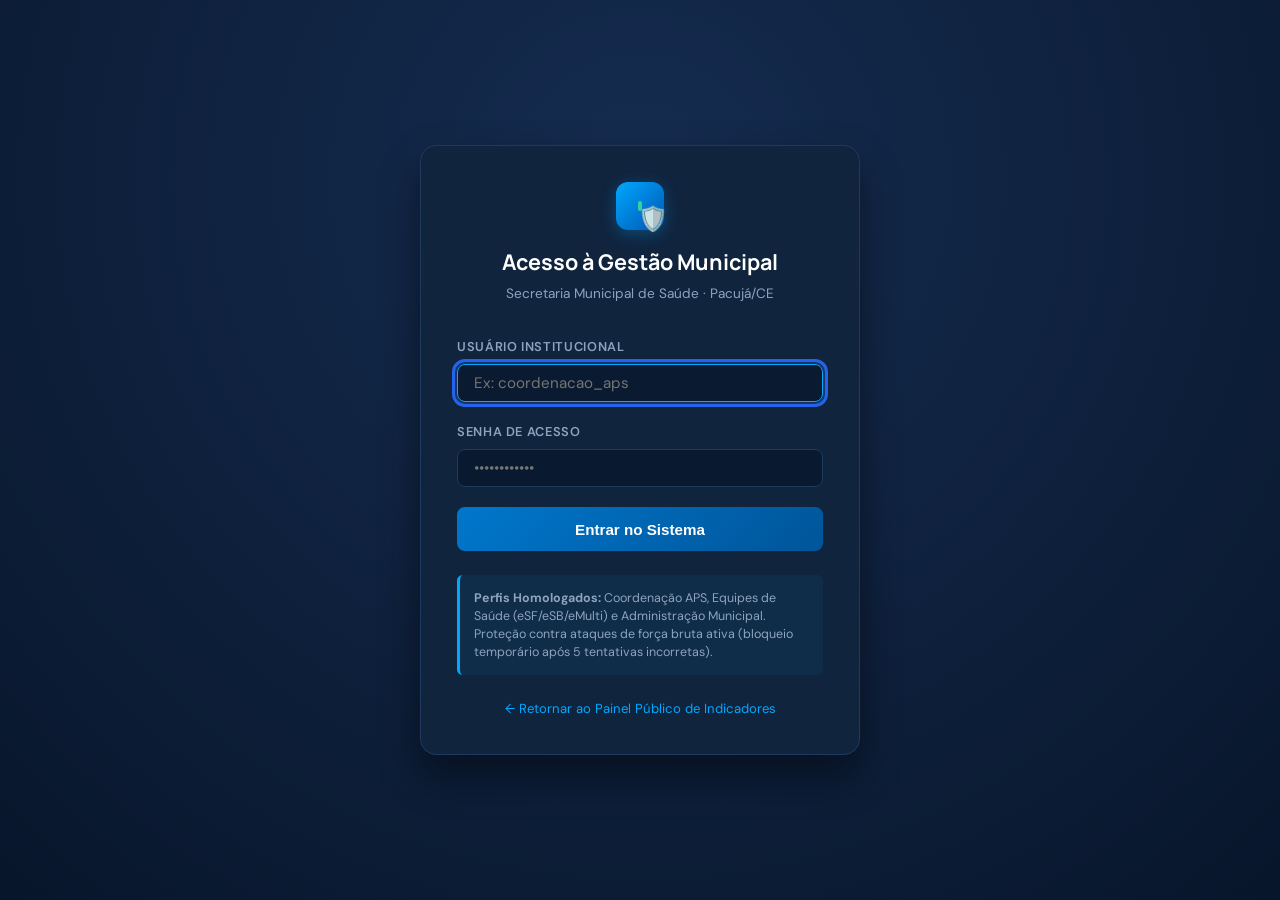
<file: login.html>
<!doctype html>
<html lang="pt-BR">
<head>
  <meta charset="utf-8">
  <meta name="viewport" content="width=device-width, initial-scale=1">
  <meta name="theme-color" content="#0b2141">
  <title>Acesso à Gestão · Monitor APS Pacujá</title>
  <link rel="preconnect" href="https://fonts.googleapis.com">
  <link rel="preconnect" href="https://fonts.gstatic.com" crossorigin>
  <link href="https://fonts.googleapis.com/css2?family=DM+Sans:ital,opsz,wght@0,9..40,400..700;1,9..40,400..700&family=Manrope:wght@500;600;700;800&family=JetBrains+Mono:wght@400;500;600&display=swap" rel="stylesheet">
  <link rel="stylesheet" href="./static/css/app.css">
  <style>
    .login-container {
      min-height: 100vh;
      display: flex;
      align-items: center;
      justify-content: center;
      padding: 1.5rem;
      background: radial-gradient(circle at 50% 20%, #152c50 0%, #08162b 100%);
    }
    .login-card {
      width: 100%;
      max-width: 440px;
      background: var(--surface, #10243e);
      border: 1px solid var(--border-soft, #1e3a5f);
      border-radius: 1rem;
      padding: 2.25rem;
      box-shadow: 0 20px 40px rgba(0, 0, 0, 0.45);
    }
    .login-header {
      text-align: center;
      margin-bottom: 2rem;
    }
    .login-header .brand-mark {
      margin: 0 auto 1rem;
      width: 48px;
      height: 48px;
      background: linear-gradient(135deg, #00a8ff, #0056b3);
      border-radius: 12px;
      display: flex;
      align-items: center;
      justify-content: center;
      box-shadow: 0 4px 15px rgba(0, 168, 255, 0.3);
    }
    .login-header h1 {
      font-size: 1.35rem;
      font-family: 'Manrope', sans-serif;
      font-weight: 700;
      color: #fff;
      margin: 0 0 0.4rem;
    }
    .login-header p {
      font-size: 0.85rem;
      color: var(--text-muted, #8fa3bf);
      margin: 0;
    }
    .form-group {
      margin-bottom: 1.25rem;
    }
    .form-group label {
      display: block;
      font-size: 0.8rem;
      font-weight: 600;
      text-transform: uppercase;
      letter-spacing: 0.05em;
      color: var(--text-muted, #8fa3bf);
      margin-bottom: 0.5rem;
    }
    .form-control {
      width: 100%;
      padding: 0.75rem 1rem;
      background: rgba(8, 22, 43, 0.7);
      border: 1px solid var(--border-soft, #1e3a5f);
      border-radius: 0.5rem;
      color: #fff;
      font-family: 'DM Sans', sans-serif;
      font-size: 0.95rem;
      box-sizing: border-box;
      transition: border-color 0.2s, box-shadow 0.2s;
    }
    .form-control:focus {
      outline: none;
      border-color: #00a8ff;
      box-shadow: 0 0 0 3px rgba(0, 168, 255, 0.25);
    }
    .btn-login {
      width: 100%;
      padding: 0.85rem;
      font-size: 0.95rem;
      font-weight: 600;
      color: #fff;
      background: linear-gradient(135deg, #0077cc, #005599);
      border: none;
      border-radius: 0.5rem;
      cursor: pointer;
      display: flex;
      align-items: center;
      justify-content: center;
      gap: 0.5rem;
      transition: filter 0.2s, transform 0.1s;
    }
    .btn-login:hover:not(:disabled) {
      filter: brightness(1.1);
    }
    .btn-login:active:not(:disabled) {
      transform: scale(0.99);
    }
    .btn-login:disabled {
      opacity: 0.6;
      cursor: not-allowed;
    }
    .login-info {
      margin-top: 1.5rem;
      padding: 0.85rem;
      background: rgba(0, 168, 255, 0.06);
      border-left: 3px solid #00a8ff;
      border-radius: 0.35rem;
      font-size: 0.78rem;
      color: var(--text-muted, #8fa3bf);
      line-height: 1.45;
    }
    .login-footer-links {
      margin-top: 1.5rem;
      text-align: center;
      font-size: 0.82rem;
    }
    .login-footer-links a {
      color: #00a8ff;
      text-decoration: none;
    }
    .login-footer-links a:hover {
      text-decoration: underline;
    }
    .alert-box {
      display: none;
      padding: 0.75rem 1rem;
      margin-bottom: 1.25rem;
      border-radius: 0.5rem;
      font-size: 0.85rem;
      line-height: 1.4;
    }
    .alert-error {
      background: rgba(220, 53, 69, 0.15);
      border: 1px solid rgba(220, 53, 69, 0.4);
      color: #ff8591;
    }
    .alert-success {
      background: rgba(40, 167, 69, 0.15);
      border: 1px solid rgba(40, 167, 69, 0.4);
      color: #75e093;
    }
  </style>
</head>
<body>
  <div class="login-container">
    <main class="login-card" role="main" aria-labelledby="login-title">
      <div class="login-header">
        <div class="brand-mark" aria-hidden="true">
          <span style="font-size: 1.5rem;">🛡️</span>
        </div>
        <h1 id="login-title">Acesso à Gestão Municipal</h1>
        <p>Secretaria Municipal de Saúde · Pacujá/CE</p>
      </div>

      <div id="alert-message" class="alert-box alert-error" role="alert" aria-live="assertive"></div>

      <form id="login-form" autocomplete="on">
        <div class="form-group">
          <label for="username">Usuário Institucional</label>
          <input
            type="text"
            id="username"
            name="username"
            class="form-control"
            required
            autocomplete="username"
            autofocus
            placeholder="Ex: coordenacao_aps"
            aria-required="true"
          >
        </div>

        <div class="form-group">
          <label for="password">Senha de Acesso</label>
          <input
            type="password"
            id="password"
            name="password"
            class="form-control"
            required
            autocomplete="current-password"
            placeholder="••••••••••••"
            aria-required="true"
          >
        </div>

        <button type="submit" class="btn-login" id="submit-btn">
          <span id="btn-text">Entrar no Sistema</span>
          <span id="btn-spinner" style="display:none;">⏳ Autenticando...</span>
        </button>
      </form>

      <div class="login-info">
        <strong>Perfis Homologados:</strong> Coordenação APS, Equipes de Saúde (eSF/eSB/eMulti) e Administração Municipal. Proteção contra ataques de força bruta ativa (bloqueio temporário após 5 tentativas incorretas).
      </div>

      <div class="login-footer-links">
        <a href="/">← Retornar ao Painel Público de Indicadores</a>
      </div>
    </main>
  </div>

  <script>
    const form = document.getElementById('login-form');
    const alertBox = document.getElementById('alert-message');
    const submitBtn = document.getElementById('submit-btn');
    const btnText = document.getElementById('btn-text');
    const btnSpinner = document.getElementById('btn-spinner');

    form.addEventListener('submit', async (e) => {
      e.preventDefault();
      alertBox.style.display = 'none';

      const username = document.getElementById('username').value.trim();
      const password = document.getElementById('password').value;

      if (!username || !password) {
        alertBox.className = 'alert-box alert-error';
        alertBox.textContent = 'Preencha o usuário e a senha.';
        alertBox.style.display = 'block';
        return;
      }

      submitBtn.disabled = true;
      btnText.style.display = 'none';
      btnSpinner.style.display = 'inline';

      try {
        const resp = await fetch('/api/auth/login', {
          method: 'POST',
          headers: {
            'Content-Type': 'application/json',
          },
          body: JSON.stringify({ username, password })
        });

        const data = await resp.json();

        if (resp.ok) {
          alertBox.className = 'alert-box alert-success';
          alertBox.textContent = 'Autenticado com sucesso! Redirecionando...';
          alertBox.style.display = 'block';
          setTimeout(() => {
            const urlParams = new URLSearchParams(window.location.search);
            const nextUrl = urlParams.get('next') || '/';
            window.location.href = nextUrl;
          }, 800);
        } else {
          alertBox.className = 'alert-box alert-error';
          alertBox.textContent = data.error || 'Credenciais inválidas. Verifique seu usuário e senha.';
          alertBox.style.display = 'block';
          submitBtn.disabled = false;
          btnText.style.display = 'inline';
          btnSpinner.style.display = 'none';
        }
      } catch (err) {
        alertBox.className = 'alert-box alert-error';
        alertBox.textContent = 'Erro de comunicação com o servidor local. Tente novamente.';
        alertBox.style.display = 'block';
        submitBtn.disabled = false;
        btnText.style.display = 'inline';
        btnSpinner.style.display = 'none';
      }
    });
  </script>
</body>
</html>
</file>
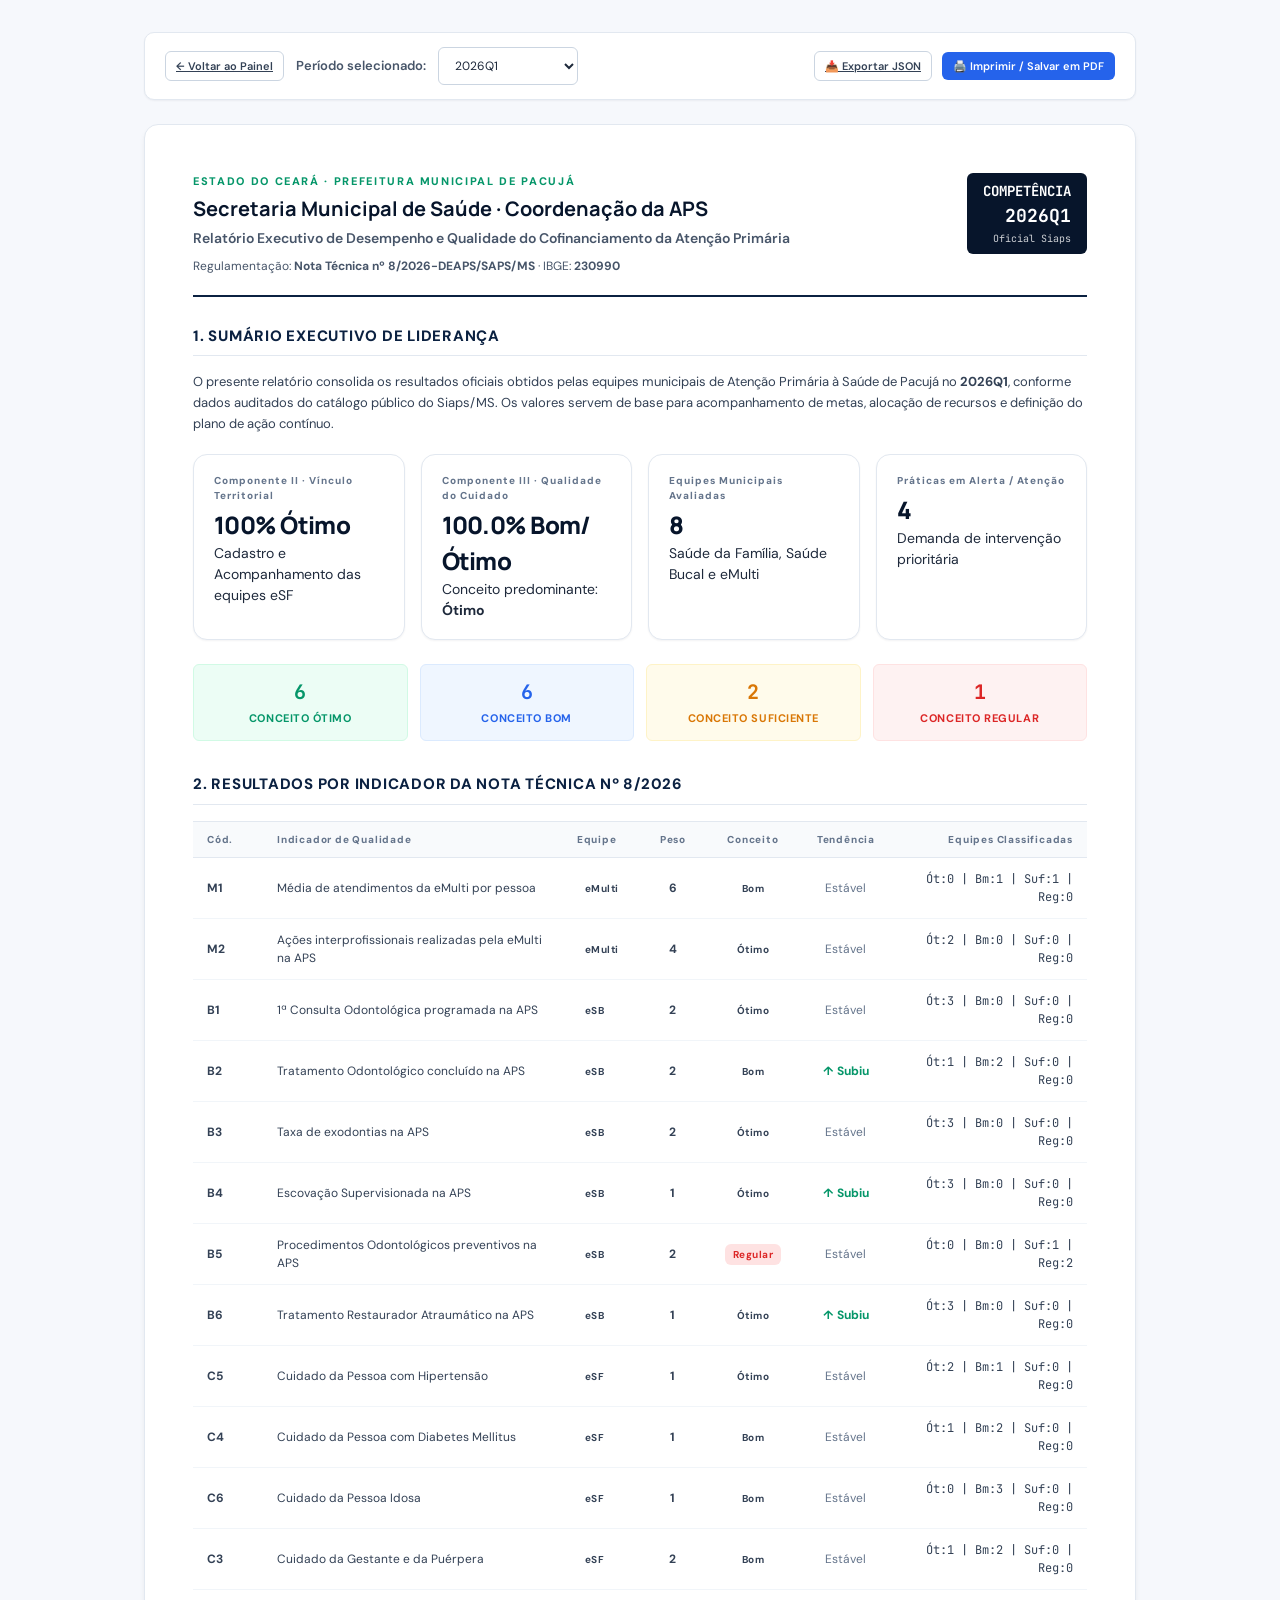
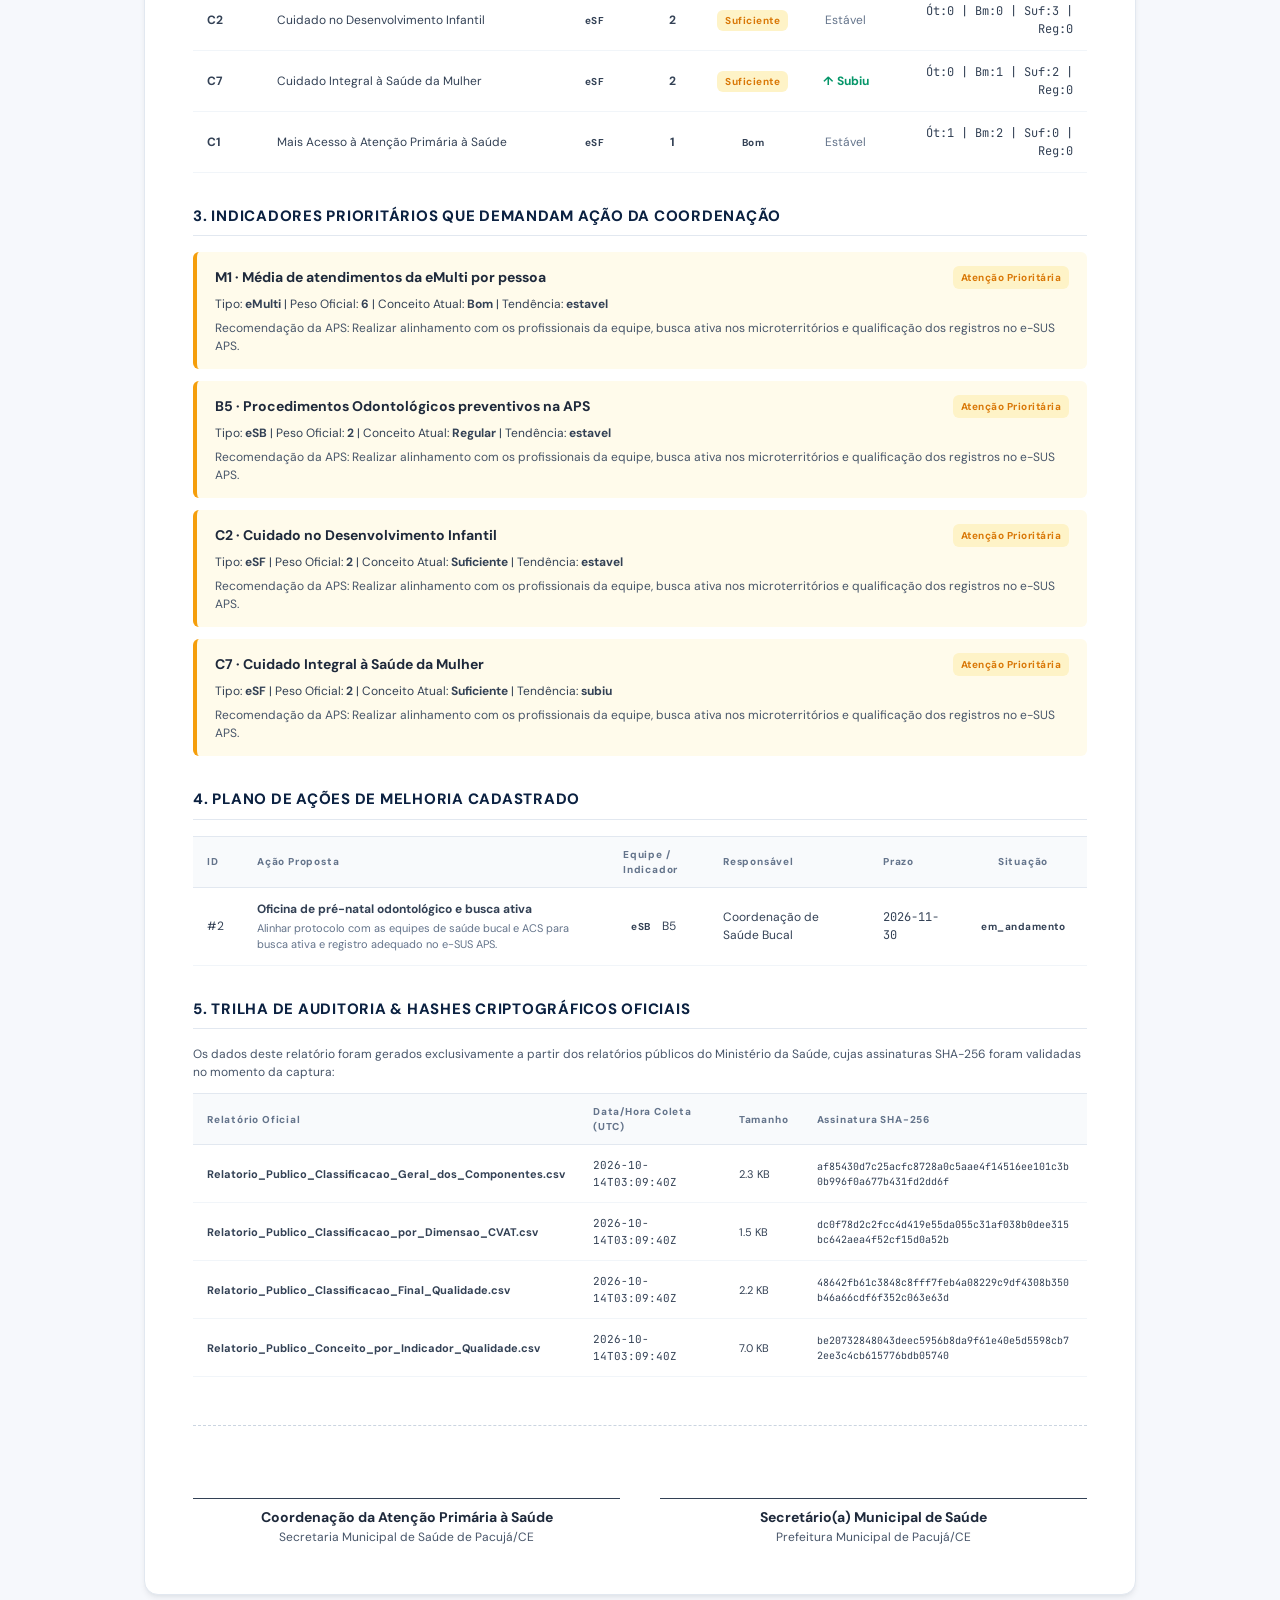
<file: relatorio.html>
<!doctype html>
<html lang="pt-BR">
<head>
  <meta charset="utf-8">
  <meta name="viewport" content="width=device-width, initial-scale=1">
  <meta name="theme-color" content="#0b2141">
  <title>Relatório Executivo APS Pacujá · 2026Q1</title>
  <link rel="preconnect" href="https://fonts.googleapis.com">
  <link rel="preconnect" href="https://fonts.gstatic.com" crossorigin>
  <link href="https://fonts.googleapis.com/css2?family=DM+Sans:ital,opsz,wght@0,9..40,400..700;1,9..40,400..700&family=Manrope:wght@500;600;700;800&family=JetBrains+Mono:wght@400;500;600&display=swap" rel="stylesheet">
  <link rel="stylesheet" href="./static/css/app.css">
  <style>
    /* Estilos específicos do Relatório Executivo */
    .report-page {
      max-width: 1040px;
      margin: 0 auto;
      padding: 32px 24px 60px;
    }
    .report-actions-bar {
      display: flex;
      justify-content: space-between;
      align-items: center;
      background: var(--white);
      padding: 14px 20px;
      border-radius: var(--radius-md);
      box-shadow: var(--shadow-sm);
      border: 1px solid var(--slate-200);
      margin-bottom: 24px;
    }
    .report-paper {
      background: var(--white);
      padding: 48px;
      border-radius: var(--radius-lg);
      box-shadow: var(--shadow-md);
      border: 1px solid var(--slate-200);
    }
    .report-header {
      border-bottom: 2px solid var(--navy-800);
      padding-bottom: 20px;
      margin-bottom: 28px;
      display: flex;
      justify-content: space-between;
      align-items: flex-start;
    }
    .report-gov-title h1 {
      font-size: 20px;
      margin: 0 0 4px;
      color: var(--navy-900);
      font-family: var(--font-heading);
    }
    .report-gov-title h2 {
      font-size: 14px;
      font-weight: 600;
      color: var(--slate-600);
      margin: 0;
    }
    .report-badge-competencia {
      background: var(--navy-900);
      color: var(--white);
      padding: 8px 16px;
      border-radius: var(--radius-sm);
      font-weight: 700;
      font-family: var(--font-mono);
      font-size: 14px;
      text-align: right;
    }
    .report-section {
      margin-bottom: 32px;
    }
    .report-section-title {
      font-size: 15px;
      font-weight: 800;
      color: var(--navy-800);
      text-transform: uppercase;
      letter-spacing: 0.05em;
      border-bottom: 1px solid var(--slate-200);
      padding-bottom: 8px;
      margin-bottom: 16px;
      display: flex;
      align-items: center;
      gap: 8px;
    }
    .signatures-grid {
      display: grid;
      grid-template-columns: 1fr 1fr;
      gap: 40px;
      margin-top: 48px;
      padding-top: 32px;
      border-top: 1px dashed var(--slate-300);
    }
    .signature-block {
      text-align: center;
    }
    .signature-line {
      border-top: 1px solid var(--slate-700);
      margin-bottom: 8px;
      margin-top: 40px;
    }
    .signature-title {
      font-size: 12px;
      color: var(--slate-600);
    }
    .concept-counts-grid {
      display: grid;
      grid-template-columns: repeat(4, 1fr);
      gap: 12px;
      margin-bottom: 20px;
    }
    .concept-count-card {
      padding: 12px;
      border-radius: var(--radius-sm);
      text-align: center;
      border: 1px solid var(--slate-200);
    }
    .concept-count-card strong {
      display: block;
      font-size: 20px;
      font-family: var(--font-mono);
    }
    .concept-count-card small {
      font-size: 11px;
      text-transform: uppercase;
      font-weight: 700;
      letter-spacing: 0.05em;
    }

    /* Regras de Impressão A4 / PDF */
    @media print {
      body {
        background: #ffffff !important;
        color: #000000 !important;
        font-size: 11pt;
      }
      .report-actions-bar,
      .skip-link,
      header,
      button,
      nav {
        display: none !important;
      }
      .report-page {
        max-width: 100% !important;
        padding: 0 !important;
        margin: 0 !important;
      }
      .report-paper {
        border: none !important;
        box-shadow: none !important;
        padding: 0 !important;
      }
      .report-section {
        page-break-inside: avoid;
      }
      .signatures-grid {
        page-break-inside: avoid;
      }
    }
  </style>
</head>
<body class="bg-light">
  <!-- Skip Link -->
  <a href="#report-content" class="skip-link">Pular para o conteúdo do relatório</a>

  <div class="report-page">
    <!-- Barra Superior de Ações (Oculta na Impressão) -->
    <div class="report-actions-bar" role="toolbar" aria-label="Ações do Relatório">
      <div style="display: flex; align-items: center; gap: 12px;">
        <a href="/" class="btn btn-secondary btn-sm" id="btn-voltar">
          ← Voltar ao Painel
        </a>
        <div style="font-size: 13px; font-weight: 600; color: var(--slate-600);">
          Período selecionado:
        </div>
        <select id="report-period-select" class="form-select form-select-sm" style="width: 140px;" onchange="window.location.href='/relatorio?period=' + this.value">
          
            <option value="2025Q1" >2025Q1</option>
          
            <option value="2025Q2" >2025Q2</option>
          
            <option value="2025Q3" >2025Q3</option>
          
            <option value="2026Q1" selected>2026Q1</option>
          
        </select>
      </div>

      <div style="display: flex; align-items: center; gap: 10px;">
        <a href="/api/relatorio?period=2026Q1" target="_blank" class="btn btn-secondary btn-sm" id="btn-export-json">
          📥 Exportar JSON
        </a>
        <button class="btn btn-primary btn-sm" onclick="window.print()" id="btn-imprimir">
          🖨️ Imprimir / Salvar em PDF
        </button>
      </div>
    </div>

    <!-- Documento Formal do Relatório -->
    <main class="report-paper" id="report-content" tabindex="-1">
      <!-- Cabeçalho Oficial -->
      <header class="report-header">
        <div>
          <div style="font-size: 11px; font-weight: 800; letter-spacing: 0.15em; color: var(--teal-600); text-transform: uppercase; margin-bottom: 4px;">
            ESTADO DO CEARÁ · PREFEITURA MUNICIPAL DE PACUJÁ
          </div>
          <div class="report-gov-title">
            <h1>Secretaria Municipal de Saúde · Coordenação da APS</h1>
            <h2>Relatório Executivo de Desempenho e Qualidade do Cofinanciamento da Atenção Primária</h2>
          </div>
          <div style="margin-top: 8px; font-size: 12px; color: var(--slate-600);">
            Regulamentação: <strong>Nota Técnica nº 8/2026-DEAPS/SAPS/MS</strong> · IBGE: <strong>230990</strong>
          </div>
        </div>
        <div class="report-badge-competencia">
          <div>COMPETÊNCIA</div>
          <div style="font-size: 18px;">2026Q1</div>
          <div style="font-size: 10px; opacity: 0.8; font-weight: 400; margin-top: 2px;">Oficial Siaps</div>
        </div>
      </header>

      <!-- 1. Sumário Executivo de Liderança -->
      <section class="report-section">
        <h3 class="report-section-title">1. Sumário Executivo de Liderança</h3>
        <p style="font-size: 13px; color: var(--slate-700); line-height: 1.6; margin-bottom: 20px;">
          O presente relatório consolida os resultados oficiais obtidos pelas equipes municipais de Atenção Primária à Saúde de Pacujá no <strong>2026Q1</strong>, conforme dados auditados do catálogo público do Siaps/MS. Os valores servem de base para acompanhamento de metas, alocação de recursos e definição do plano de ação contínuo.
        </p>

        <div class="kpi-grid" style="margin-bottom: 24px;">
          <div class="kpi-card highlight">
            <span class="kpi-label">Componente II · Vínculo Territorial</span>
            <div class="kpi-value text-teal">100% Ótimo</div>
            <div class="kpi-desc">Cadastro e Acompanhamento das equipes eSF</div>
          </div>
          <div class="kpi-card highlight">
            <span class="kpi-label">Componente III · Qualidade do Cuidado</span>
            <div class="kpi-value text-blue">100.0% Bom/Ótimo</div>
            <div class="kpi-desc">Conceito predominante: <strong>Ótimo</strong></div>
          </div>
          <div class="kpi-card">
            <span class="kpi-label">Equipes Municipais Avaliadas</span>
            <div class="kpi-value">8</div>
            <div class="kpi-desc">Saúde da Família, Saúde Bucal e eMulti</div>
          </div>
          <div class="kpi-card">
            <span class="kpi-label">Práticas em Alerta / Atenção</span>
            <div class="kpi-value text-amber">4</div>
            <div class="kpi-desc">Demanda de intervenção prioritária</div>
          </div>
        </div>

        <!-- Distribuição por Conceito -->
        <div class="concept-counts-grid">
          <div class="concept-count-card" style="background: var(--teal-50); border-color: var(--teal-100);">
            <strong style="color: var(--teal-600);">6</strong>
            <small style="color: var(--teal-600);">Conceito Ótimo</small>
          </div>
          <div class="concept-count-card" style="background: var(--blue-50); border-color: var(--blue-100);">
            <strong style="color: var(--blue-600);">6</strong>
            <small style="color: var(--blue-600);">Conceito Bom</small>
          </div>
          <div class="concept-count-card" style="background: var(--amber-50); border-color: var(--amber-100);">
            <strong style="color: var(--amber-600);">2</strong>
            <small style="color: var(--amber-600);">Conceito Suficiente</small>
          </div>
          <div class="concept-count-card" style="background: var(--red-50); border-color: var(--red-100);">
            <strong style="color: var(--red-600);">1</strong>
            <small style="color: var(--red-600);">Conceito Regular</small>
          </div>
        </div>
      </section>

      <!-- 2. Detalhamento de Indicadores NT 8/2026 -->
      <section class="report-section">
        <h3 class="report-section-title">2. Resultados por Indicador da Nota Técnica nº 8/2026</h3>
        <div class="table-responsive">
          <table class="data-table">
            <thead>
              <tr>
                <th style="width: 70px;">Cód.</th>
                <th>Indicador de Qualidade</th>
                <th style="width: 80px;">Equipe</th>
                <th style="width: 60px; text-align: center;">Peso</th>
                <th style="width: 100px; text-align: center;">Conceito</th>
                <th style="width: 80px; text-align: center;">Tendência</th>
                <th style="text-align: right;">Equipes Classificadas</th>
              </tr>
            </thead>
            <tbody>
              
              <tr>
                <td><strong>M1</strong></td>
                <td>Média de atendimentos da eMulti por pessoa</td>
                <td><span class="badge">eMulti</span></td>
                <td style="text-align: center; font-weight: 700;">6</td>
                <td style="text-align: center;">
                  <span class="badge badge-good">
                    Bom
                  </span>
                </td>
                <td style="text-align: center; font-size: 12px;">
                  
                    <span style="color: var(--slate-500);">Estável</span>
                  
                </td>
                <td style="text-align: right; font-family: var(--font-mono); font-size: 12px;">
                  Ót:0 | Bm:1 | Suf:1 | Reg:0
                </td>
              </tr>
              
              <tr>
                <td><strong>M2</strong></td>
                <td>Ações interprofissionais realizadas pela eMulti na APS</td>
                <td><span class="badge">eMulti</span></td>
                <td style="text-align: center; font-weight: 700;">4</td>
                <td style="text-align: center;">
                  <span class="badge badge-excellent">
                    Ótimo
                  </span>
                </td>
                <td style="text-align: center; font-size: 12px;">
                  
                    <span style="color: var(--slate-500);">Estável</span>
                  
                </td>
                <td style="text-align: right; font-family: var(--font-mono); font-size: 12px;">
                  Ót:2 | Bm:0 | Suf:0 | Reg:0
                </td>
              </tr>
              
              <tr>
                <td><strong>B1</strong></td>
                <td>1ª Consulta Odontológica programada na APS</td>
                <td><span class="badge">eSB</span></td>
                <td style="text-align: center; font-weight: 700;">2</td>
                <td style="text-align: center;">
                  <span class="badge badge-excellent">
                    Ótimo
                  </span>
                </td>
                <td style="text-align: center; font-size: 12px;">
                  
                    <span style="color: var(--slate-500);">Estável</span>
                  
                </td>
                <td style="text-align: right; font-family: var(--font-mono); font-size: 12px;">
                  Ót:3 | Bm:0 | Suf:0 | Reg:0
                </td>
              </tr>
              
              <tr>
                <td><strong>B2</strong></td>
                <td>Tratamento Odontológico concluído na APS</td>
                <td><span class="badge">eSB</span></td>
                <td style="text-align: center; font-weight: 700;">2</td>
                <td style="text-align: center;">
                  <span class="badge badge-good">
                    Bom
                  </span>
                </td>
                <td style="text-align: center; font-size: 12px;">
                  
                    <span style="color: var(--teal-600); font-weight: 700;">↑ Subiu</span>
                  
                </td>
                <td style="text-align: right; font-family: var(--font-mono); font-size: 12px;">
                  Ót:1 | Bm:2 | Suf:0 | Reg:0
                </td>
              </tr>
              
              <tr>
                <td><strong>B3</strong></td>
                <td>Taxa de exodontias na APS</td>
                <td><span class="badge">eSB</span></td>
                <td style="text-align: center; font-weight: 700;">2</td>
                <td style="text-align: center;">
                  <span class="badge badge-excellent">
                    Ótimo
                  </span>
                </td>
                <td style="text-align: center; font-size: 12px;">
                  
                    <span style="color: var(--slate-500);">Estável</span>
                  
                </td>
                <td style="text-align: right; font-family: var(--font-mono); font-size: 12px;">
                  Ót:3 | Bm:0 | Suf:0 | Reg:0
                </td>
              </tr>
              
              <tr>
                <td><strong>B4</strong></td>
                <td>Escovação Supervisionada na APS</td>
                <td><span class="badge">eSB</span></td>
                <td style="text-align: center; font-weight: 700;">1</td>
                <td style="text-align: center;">
                  <span class="badge badge-excellent">
                    Ótimo
                  </span>
                </td>
                <td style="text-align: center; font-size: 12px;">
                  
                    <span style="color: var(--teal-600); font-weight: 700;">↑ Subiu</span>
                  
                </td>
                <td style="text-align: right; font-family: var(--font-mono); font-size: 12px;">
                  Ót:3 | Bm:0 | Suf:0 | Reg:0
                </td>
              </tr>
              
              <tr>
                <td><strong>B5</strong></td>
                <td>Procedimentos Odontológicos preventivos na APS</td>
                <td><span class="badge">eSB</span></td>
                <td style="text-align: center; font-weight: 700;">2</td>
                <td style="text-align: center;">
                  <span class="badge badge-danger">
                    Regular
                  </span>
                </td>
                <td style="text-align: center; font-size: 12px;">
                  
                    <span style="color: var(--slate-500);">Estável</span>
                  
                </td>
                <td style="text-align: right; font-family: var(--font-mono); font-size: 12px;">
                  Ót:0 | Bm:0 | Suf:1 | Reg:2
                </td>
              </tr>
              
              <tr>
                <td><strong>B6</strong></td>
                <td>Tratamento Restaurador Atraumático na APS</td>
                <td><span class="badge">eSB</span></td>
                <td style="text-align: center; font-weight: 700;">1</td>
                <td style="text-align: center;">
                  <span class="badge badge-excellent">
                    Ótimo
                  </span>
                </td>
                <td style="text-align: center; font-size: 12px;">
                  
                    <span style="color: var(--teal-600); font-weight: 700;">↑ Subiu</span>
                  
                </td>
                <td style="text-align: right; font-family: var(--font-mono); font-size: 12px;">
                  Ót:3 | Bm:0 | Suf:0 | Reg:0
                </td>
              </tr>
              
              <tr>
                <td><strong>C5</strong></td>
                <td>Cuidado da Pessoa com Hipertensão</td>
                <td><span class="badge">eSF</span></td>
                <td style="text-align: center; font-weight: 700;">1</td>
                <td style="text-align: center;">
                  <span class="badge badge-excellent">
                    Ótimo
                  </span>
                </td>
                <td style="text-align: center; font-size: 12px;">
                  
                    <span style="color: var(--slate-500);">Estável</span>
                  
                </td>
                <td style="text-align: right; font-family: var(--font-mono); font-size: 12px;">
                  Ót:2 | Bm:1 | Suf:0 | Reg:0
                </td>
              </tr>
              
              <tr>
                <td><strong>C4</strong></td>
                <td>Cuidado da Pessoa com Diabetes Mellitus</td>
                <td><span class="badge">eSF</span></td>
                <td style="text-align: center; font-weight: 700;">1</td>
                <td style="text-align: center;">
                  <span class="badge badge-good">
                    Bom
                  </span>
                </td>
                <td style="text-align: center; font-size: 12px;">
                  
                    <span style="color: var(--slate-500);">Estável</span>
                  
                </td>
                <td style="text-align: right; font-family: var(--font-mono); font-size: 12px;">
                  Ót:1 | Bm:2 | Suf:0 | Reg:0
                </td>
              </tr>
              
              <tr>
                <td><strong>C6</strong></td>
                <td>Cuidado da Pessoa Idosa</td>
                <td><span class="badge">eSF</span></td>
                <td style="text-align: center; font-weight: 700;">1</td>
                <td style="text-align: center;">
                  <span class="badge badge-good">
                    Bom
                  </span>
                </td>
                <td style="text-align: center; font-size: 12px;">
                  
                    <span style="color: var(--slate-500);">Estável</span>
                  
                </td>
                <td style="text-align: right; font-family: var(--font-mono); font-size: 12px;">
                  Ót:0 | Bm:3 | Suf:0 | Reg:0
                </td>
              </tr>
              
              <tr>
                <td><strong>C3</strong></td>
                <td>Cuidado da Gestante e da Puérpera</td>
                <td><span class="badge">eSF</span></td>
                <td style="text-align: center; font-weight: 700;">2</td>
                <td style="text-align: center;">
                  <span class="badge badge-good">
                    Bom
                  </span>
                </td>
                <td style="text-align: center; font-size: 12px;">
                  
                    <span style="color: var(--slate-500);">Estável</span>
                  
                </td>
                <td style="text-align: right; font-family: var(--font-mono); font-size: 12px;">
                  Ót:1 | Bm:2 | Suf:0 | Reg:0
                </td>
              </tr>
              
              <tr>
                <td><strong>C2</strong></td>
                <td>Cuidado no Desenvolvimento Infantil</td>
                <td><span class="badge">eSF</span></td>
                <td style="text-align: center; font-weight: 700;">2</td>
                <td style="text-align: center;">
                  <span class="badge badge-warning">
                    Suficiente
                  </span>
                </td>
                <td style="text-align: center; font-size: 12px;">
                  
                    <span style="color: var(--slate-500);">Estável</span>
                  
                </td>
                <td style="text-align: right; font-family: var(--font-mono); font-size: 12px;">
                  Ót:0 | Bm:0 | Suf:3 | Reg:0
                </td>
              </tr>
              
              <tr>
                <td><strong>C7</strong></td>
                <td>Cuidado Integral à Saúde da Mulher</td>
                <td><span class="badge">eSF</span></td>
                <td style="text-align: center; font-weight: 700;">2</td>
                <td style="text-align: center;">
                  <span class="badge badge-warning">
                    Suficiente
                  </span>
                </td>
                <td style="text-align: center; font-size: 12px;">
                  
                    <span style="color: var(--teal-600); font-weight: 700;">↑ Subiu</span>
                  
                </td>
                <td style="text-align: right; font-family: var(--font-mono); font-size: 12px;">
                  Ót:0 | Bm:1 | Suf:2 | Reg:0
                </td>
              </tr>
              
              <tr>
                <td><strong>C1</strong></td>
                <td>Mais Acesso à Atenção Primária à Saúde</td>
                <td><span class="badge">eSF</span></td>
                <td style="text-align: center; font-weight: 700;">1</td>
                <td style="text-align: center;">
                  <span class="badge badge-good">
                    Bom
                  </span>
                </td>
                <td style="text-align: center; font-size: 12px;">
                  
                    <span style="color: var(--slate-500);">Estável</span>
                  
                </td>
                <td style="text-align: right; font-family: var(--font-mono); font-size: 12px;">
                  Ót:1 | Bm:2 | Suf:0 | Reg:0
                </td>
              </tr>
              
            </tbody>
          </table>
        </div>
      </section>

      <!-- 3. Indicadores Prioritários que Demandam Ação -->
      <section class="report-section">
        <h3 class="report-section-title">3. Indicadores Prioritários que Demandam Ação da Coordenação</h3>
        
          <div class="attention-list">
            
            <div class="attention-card" style="margin-bottom: 12px; padding: 14px 18px; border-left: 4px solid var(--amber-500); background: var(--amber-50); border-radius: var(--radius-sm);">
              <div style="display: flex; justify-content: space-between; align-items: center; margin-bottom: 6px;">
                <strong>M1 · Média de atendimentos da eMulti por pessoa</strong>
                <span class="badge badge-warning">Atenção Prioritária</span>
              </div>
              <div style="font-size: 12px; color: var(--slate-700);">
                Tipo: <strong>eMulti</strong> | Peso Oficial: <strong>6</strong> | Conceito Atual: <strong>Bom</strong> | Tendência: <strong>estavel</strong>
              </div>
              <div style="font-size: 12px; color: var(--slate-600); margin-top: 6px;">
                Recomendação da APS: Realizar alinhamento com os profissionais da equipe, busca ativa nos microterritórios e qualificação dos registros no e-SUS APS.
              </div>
            </div>
            
            <div class="attention-card" style="margin-bottom: 12px; padding: 14px 18px; border-left: 4px solid var(--amber-500); background: var(--amber-50); border-radius: var(--radius-sm);">
              <div style="display: flex; justify-content: space-between; align-items: center; margin-bottom: 6px;">
                <strong>B5 · Procedimentos Odontológicos preventivos na APS</strong>
                <span class="badge badge-warning">Atenção Prioritária</span>
              </div>
              <div style="font-size: 12px; color: var(--slate-700);">
                Tipo: <strong>eSB</strong> | Peso Oficial: <strong>2</strong> | Conceito Atual: <strong>Regular</strong> | Tendência: <strong>estavel</strong>
              </div>
              <div style="font-size: 12px; color: var(--slate-600); margin-top: 6px;">
                Recomendação da APS: Realizar alinhamento com os profissionais da equipe, busca ativa nos microterritórios e qualificação dos registros no e-SUS APS.
              </div>
            </div>
            
            <div class="attention-card" style="margin-bottom: 12px; padding: 14px 18px; border-left: 4px solid var(--amber-500); background: var(--amber-50); border-radius: var(--radius-sm);">
              <div style="display: flex; justify-content: space-between; align-items: center; margin-bottom: 6px;">
                <strong>C2 · Cuidado no Desenvolvimento Infantil</strong>
                <span class="badge badge-warning">Atenção Prioritária</span>
              </div>
              <div style="font-size: 12px; color: var(--slate-700);">
                Tipo: <strong>eSF</strong> | Peso Oficial: <strong>2</strong> | Conceito Atual: <strong>Suficiente</strong> | Tendência: <strong>estavel</strong>
              </div>
              <div style="font-size: 12px; color: var(--slate-600); margin-top: 6px;">
                Recomendação da APS: Realizar alinhamento com os profissionais da equipe, busca ativa nos microterritórios e qualificação dos registros no e-SUS APS.
              </div>
            </div>
            
            <div class="attention-card" style="margin-bottom: 12px; padding: 14px 18px; border-left: 4px solid var(--amber-500); background: var(--amber-50); border-radius: var(--radius-sm);">
              <div style="display: flex; justify-content: space-between; align-items: center; margin-bottom: 6px;">
                <strong>C7 · Cuidado Integral à Saúde da Mulher</strong>
                <span class="badge badge-warning">Atenção Prioritária</span>
              </div>
              <div style="font-size: 12px; color: var(--slate-700);">
                Tipo: <strong>eSF</strong> | Peso Oficial: <strong>2</strong> | Conceito Atual: <strong>Suficiente</strong> | Tendência: <strong>subiu</strong>
              </div>
              <div style="font-size: 12px; color: var(--slate-600); margin-top: 6px;">
                Recomendação da APS: Realizar alinhamento com os profissionais da equipe, busca ativa nos microterritórios e qualificação dos registros no e-SUS APS.
              </div>
            </div>
            
          </div>
        
      </section>

      <!-- 4. Plano de Ações Vigente -->
      <section class="report-section">
        <h3 class="report-section-title">4. Plano de Ações de Melhoria Cadastrado</h3>
        
          <table class="data-table">
            <thead>
              <tr>
                <th style="width: 50px;">ID</th>
                <th>Ação Proposta</th>
                <th style="width: 100px;">Equipe / Indicador</th>
                <th style="width: 160px;">Responsável</th>
                <th style="width: 90px;">Prazo</th>
                <th style="width: 100px; text-align: center;">Situação</th>
              </tr>
            </thead>
            <tbody>
              
              <tr>
                <td>#2</td>
                <td>
                  <strong>Oficina de pré-natal odontológico e busca ativa</strong>
                  <div style="font-size: 11px; color: var(--slate-500); margin-top: 2px;">Alinhar protocolo com as equipes de saúde bucal e ACS para busca ativa e registro adequado no e-SUS APS.</div>
                </td>
                <td><span class="badge">eSB</span> B5</td>
                <td>Coordenação de Saúde Bucal</td>
                <td style="font-family: var(--font-mono); font-size: 12px;">2026-11-30</td>
                <td style="text-align: center;">
                  <span class="badge badge-blue">
                    em_andamento
                  </span>
                </td>
              </tr>
              
            </tbody>
          </table>
        
      </section>

      <!-- 5. Trilha de Auditoria e Integridade SHA-256 -->
      <section class="report-section">
        <h3 class="report-section-title">5. Trilha de Auditoria & Hashes Criptográficos Oficiais</h3>
        <p style="font-size: 12px; color: var(--slate-600); margin-bottom: 12px;">
          Os dados deste relatório foram gerados exclusivamente a partir dos relatórios públicos do Ministério da Saúde, cujas assinaturas SHA-256 foram validadas no momento da captura:
        </p>
        <table class="data-table" style="font-size: 11px;">
          <thead>
            <tr>
              <th>Relatório Oficial</th>
              <th>Data/Hora Coleta (UTC)</th>
              <th>Tamanho</th>
              <th>Assinatura SHA-256</th>
            </tr>
          </thead>
          <tbody>
            
            <tr>
              <td><strong>Relatorio_Publico_Classificacao_Geral_dos_Componentes.csv</strong></td>
              <td style="font-family: var(--font-mono);">2026-10-14T03:09:40Z</td>
              <td>2.3 KB</td>
              <td style="font-family: var(--font-mono); font-size: 10px; word-break: break-all;">af85430d7c25acfc8728a0c5aae4f14516ee101c3b0b996f0a677b431fd2dd6f</td>
            </tr>
            
            <tr>
              <td><strong>Relatorio_Publico_Classificacao_por_Dimensao_CVAT.csv</strong></td>
              <td style="font-family: var(--font-mono);">2026-10-14T03:09:40Z</td>
              <td>1.5 KB</td>
              <td style="font-family: var(--font-mono); font-size: 10px; word-break: break-all;">dc0f78d2c2fcc4d419e55da055c31af038b0dee315bc642aea4f52cf15d0a52b</td>
            </tr>
            
            <tr>
              <td><strong>Relatorio_Publico_Classificacao_Final_Qualidade.csv</strong></td>
              <td style="font-family: var(--font-mono);">2026-10-14T03:09:40Z</td>
              <td>2.2 KB</td>
              <td style="font-family: var(--font-mono); font-size: 10px; word-break: break-all;">48642fb61c3848c8fff7feb4a08229c9df4308b350b46a66cdf6f352c063e63d</td>
            </tr>
            
            <tr>
              <td><strong>Relatorio_Publico_Conceito_por_Indicador_Qualidade.csv</strong></td>
              <td style="font-family: var(--font-mono);">2026-10-14T03:09:40Z</td>
              <td>7.0 KB</td>
              <td style="font-family: var(--font-mono); font-size: 10px; word-break: break-all;">be20732848043deec5956b8da9f61e40e5d5598cb72ee3c4cb615776bdb05740</td>
            </tr>
            
          </tbody>
        </table>
      </section>

      <!-- Termo de Encerramento e Assinaturas Formais -->
      <div class="signatures-grid">
        <div class="signature-block">
          <div class="signature-line"></div>
          <strong>Coordenação da Atenção Primária à Saúde</strong>
          <div class="signature-title">Secretaria Municipal de Saúde de Pacujá/CE</div>
        </div>
        <div class="signature-block">
          <div class="signature-line"></div>
          <strong>Secretário(a) Municipal de Saúde</strong>
          <div class="signature-title">Prefeitura Municipal de Pacujá/CE</div>
        </div>
      </div>
    </main>
  </div>
</body>
</html>
</file>
<file: static/css/app.css>
:root {
  --navy-900: #07152b;
  --navy-800: #0b2141;
  --navy-700: #132f58;
  --navy-600: #1b3e73;
  --navy-50: #f0f4f9;

  --teal-600: #059669;
  --teal-500: #10b981;
  --teal-400: #34d399;
  --teal-100: #d1fae5;
  --teal-50: #ecfdf5;

  --blue-600: #2563eb;
  --blue-500: #3b82f6;
  --blue-100: #dbeafe;
  --blue-50: #eff6ff;

  --violet-600: #7c3aed;
  --violet-500: #8b5cf6;
  --violet-100: #ede9fe;
  --violet-50: #f5f3ff;

  --amber-600: #d97706;
  --amber-500: #f59e0b;
  --amber-100: #fef3c7;
  --amber-50: #fffbeb;

  --red-600: #dc2626;
  --red-500: #ef4444;
  --red-100: #fee2e2;
  --red-50: #fef2f2;

  --slate-900: #0f172a;
  --slate-800: #1e293b;
  --slate-700: #334155;
  --slate-600: #475569;
  --slate-500: #64748b;
  --slate-400: #94a3b8;
  --slate-300: #cbd5e1;
  --slate-200: #e2e8f0;
  --slate-100: #f1f5f9;
  --slate-50: #f8fafc;
  --white: #ffffff;

  --font-sans: 'DM Sans', -apple-system, BlinkMacSystemFont, 'Segoe UI', Roboto, sans-serif;
  --font-heading: 'Manrope', -apple-system, BlinkMacSystemFont, 'Segoe UI', Roboto, sans-serif;
  --font-mono: 'JetBrains Mono', monospace;

  --shadow-sm: 0 1px 2px 0 rgba(15, 23, 42, 0.05);
  --shadow-md: 0 4px 6px -1px rgba(15, 23, 42, 0.07), 0 2px 4px -2px rgba(15, 23, 42, 0.05);
  --shadow-lg: 0 10px 15px -3px rgba(15, 23, 42, 0.08), 0 4px 6px -4px rgba(15, 23, 42, 0.04);
  --shadow-xl: 0 20px 25px -5px rgba(15, 23, 42, 0.1), 0 8px 10px -6px rgba(15, 23, 42, 0.05);

  --radius-sm: 6px;
  --radius-md: 10px;
  --radius-lg: 14px;
  --radius-pill: 9999px;

  --transition-fast: 0.15s ease;
  --transition-normal: 0.25s ease;
}

*, *::before, *::after {
  box-sizing: border-box;
}

html {
  scroll-behavior: smooth;
}

body {
  margin: 0;
  background-color: #f6f8fc;
  color: var(--slate-800);
  font-family: var(--font-sans);
  font-size: 14px;
  line-height: 1.5;
  -webkit-font-smoothing: antialiased;
}

/* App Layout */
.app-shell {
  display: flex;
  min-height: 100vh;
}

/* Sidebar */
.sidebar {
  position: fixed;
  top: 0;
  bottom: 0;
  left: 0;
  width: 250px;
  background-color: var(--navy-800);
  color: #e2e8f0;
  padding: 24px 16px;
  display: flex;
  flex-direction: column;
  z-index: 40;
  box-shadow: 2px 0 12px rgba(7, 21, 43, 0.15);
  overflow-y: auto;
}

.brand-lockup {
  display: flex;
  align-items: center;
  gap: 12px;
  padding: 0 8px 32px;
}

.brand-mark {
  width: 36px;
  height: 36px;
  border-radius: var(--radius-md);
  background: linear-gradient(135deg, #1b3e73, #2563eb);
  display: flex;
  align-items: flex-end;
  gap: 3px;
  padding: 8px;
  box-shadow: inset 0 1px 1px rgba(255, 255, 255, 0.2);
}

.brand-mark span {
  width: 4px;
  border-radius: 2px;
  background-color: var(--teal-400);
}
.brand-mark span:nth-child(1) { height: 10px; }
.brand-mark span:nth-child(2) { height: 18px; }
.brand-mark span:nth-child(3) { height: 13px; }

.brand-lockup strong {
  font-family: var(--font-heading);
  font-size: 16px;
  font-weight: 800;
  letter-spacing: 0.05em;
  color: var(--white);
  display: block;
}

.brand-lockup small {
  font-size: 9px;
  font-weight: 700;
  letter-spacing: 0.2em;
  color: #94a3b8;
  display: block;
  margin-top: 2px;
}

.sidebar-label {
  font-size: 10px;
  font-weight: 800;
  letter-spacing: 0.15em;
  color: #64748b;
  padding: 0 12px 10px;
}

.sidebar nav {
  display: flex;
  flex-direction: column;
  gap: 4px;
}

.nav-item {
  display: flex;
  align-items: center;
  gap: 12px;
  padding: 10px 12px;
  border-radius: var(--radius-sm);
  color: #94a3b8;
  text-decoration: none;
  font-size: 13px;
  font-weight: 500;
  transition: all var(--transition-fast);
  position: relative;
}

.nav-item:hover {
  background-color: var(--navy-700);
  color: var(--white);
}

.nav-item.active {
  background-color: var(--navy-700);
  color: var(--white);
  font-weight: 600;
  box-shadow: inset 3px 0 0 var(--teal-400);
}

.nav-icon {
  font-size: 16px;
  width: 20px;
  text-align: center;
}

.badge-counter {
  margin-left: auto;
  background-color: var(--blue-600);
  color: var(--white);
  font-size: 10px;
  font-weight: 700;
  padding: 2px 7px;
  border-radius: var(--radius-pill);
}

.sidebar-box {
  margin-top: 28px;
  background-color: rgba(255, 255, 255, 0.05);
  border: 1px solid rgba(255, 255, 255, 0.08);
  border-radius: var(--radius-md);
  padding: 12px;
}

.sidebar-box-title {
  font-size: 9px;
  font-weight: 800;
  letter-spacing: 0.12em;
  color: var(--teal-400);
}

.sidebar-box-val {
  font-family: var(--font-heading);
  font-size: 14px;
  font-weight: 700;
  color: var(--white);
  margin-top: 4px;
}

.sidebar-box-sub {
  font-size: 11px;
  color: #94a3b8;
  margin-top: 2px;
}

.sidebar-footer {
  margin-top: auto;
  padding-top: 20px;
  border-top: 1px solid rgba(255, 255, 255, 0.1);
  display: flex;
  align-items: center;
  gap: 10px;
}

.source-dot {
  width: 8px;
  height: 8px;
  border-radius: 50%;
  background-color: var(--teal-400);
}

.source-dot.pulse {
  box-shadow: 0 0 0 0 rgba(52, 211, 153, 0.7);
  animation: pulse-green 2s infinite;
}

@keyframes pulse-green {
  0% { transform: scale(0.95); box-shadow: 0 0 0 0 rgba(52, 211, 153, 0.7); }
  70% { transform: scale(1); box-shadow: 0 0 0 6px rgba(52, 211, 153, 0); }
  100% { transform: scale(0.95); box-shadow: 0 0 0 0 rgba(52, 211, 153, 0); }
}

.sidebar-footer strong {
  display: block;
  font-size: 11px;
  color: #f1f5f9;
}

.sidebar-footer small {
  display: block;
  font-size: 10px;
  color: #94a3b8;
}

/* Main Content */
.main-content {
  margin-left: 250px;
  flex: 1;
  padding: 0 32px 40px;
  max-width: 1600px;
}

/* Topbar */
.topbar {
  height: 64px;
  border-bottom: 1px solid var(--slate-200);
  display: flex;
  align-items: center;
  justify-content: space-between;
  margin-bottom: 24px;
}

.breadcrumb {
  font-size: 12px;
  color: var(--slate-500);
  font-weight: 500;
}

.breadcrumb span {
  margin: 0 6px;
  color: var(--slate-300);
}

.topbar-right {
  display: flex;
  align-items: center;
  gap: 12px;
}

.avatar {
  width: 34px;
  height: 34px;
  border-radius: 50%;
  background: linear-gradient(135deg, var(--navy-800), var(--blue-600));
  color: var(--white);
  display: grid;
  place-items: center;
  font-size: 11px;
  font-weight: 700;
  box-shadow: var(--shadow-sm);
}

.user-badge {
  display: flex;
  align-items: center;
  gap: 8px;
  background-color: var(--navy-50);
  border: 1px solid var(--slate-200);
  padding: 4px 10px;
  border-radius: var(--radius-pill);
  font-size: 11px;
}

.user-badge-role {
  background-color: var(--blue-600);
  color: var(--white);
  padding: 2px 7px;
  border-radius: var(--radius-pill);
  font-weight: 700;
  text-transform: uppercase;
  font-size: 9px;
  letter-spacing: 0.05em;
}

.user-badge-name {
  font-weight: 600;
  color: var(--slate-700);
}

.btn-xs {
  padding: 3px 8px;
  font-size: 10px;
  border-radius: var(--radius-pill);
  background: transparent;
  border: 1px solid var(--slate-300);
  color: var(--slate-600);
  cursor: pointer;
  transition: all var(--transition-fast);
}

.btn-xs:hover {
  background-color: var(--red-50);
  border-color: var(--red-500);
  color: var(--red-600);
}

/* Buttons */
.btn {
  display: inline-flex;
  align-items: center;
  gap: 6px;
  padding: 8px 14px;
  border-radius: var(--radius-sm);
  font-family: var(--font-sans);
  font-size: 12px;
  font-weight: 600;
  cursor: pointer;
  transition: all var(--transition-fast);
  border: 1px solid transparent;
  outline: none;
}

.btn-primary {
  background-color: var(--blue-600);
  color: var(--white);
}
.btn-primary:hover {
  background-color: #1d4ed8;
  box-shadow: 0 2px 8px rgba(37, 99, 235, 0.3);
}

.btn-secondary {
  background-color: var(--white);
  border-color: var(--slate-300);
  color: var(--slate-700);
}
.btn-secondary:hover {
  background-color: var(--slate-50);
  border-color: var(--slate-400);
}

.btn-outline {
  background-color: transparent;
  border-color: var(--blue-600);
  color: var(--blue-600);
}
.btn-outline:hover {
  background-color: var(--blue-50);
}

.btn-sm {
  padding: 6px 10px;
  font-size: 11px;
}

.spinning {
  animation: spin 1s linear infinite;
  display: inline-block;
}

@keyframes spin {
  100% { transform: rotate(360deg); }
}

/* Page Heading */
.page-heading {
  display: flex;
  align-items: flex-end;
  justify-content: space-between;
  gap: 20px;
  margin-bottom: 24px;
  flex-wrap: wrap;
}

.eyebrow {
  font-size: 10px;
  font-weight: 800;
  letter-spacing: 0.14em;
  color: var(--blue-600);
  margin-bottom: 6px;
}

.page-heading h1 {
  font-family: var(--font-heading);
  font-size: 26px;
  font-weight: 800;
  letter-spacing: -0.03em;
  color: var(--navy-900);
  margin: 0;
}

.page-heading p {
  margin: 6px 0 0;
  font-size: 13px;
  color: var(--slate-600);
  max-width: 780px;
}

/* Filters */
.filter-cluster {
  display: flex;
  gap: 12px;
  align-items: flex-end;
}

.filter-item {
  display: flex;
  flex-direction: column;
  gap: 4px;
}

.filter-item label {
  font-size: 10px;
  font-weight: 800;
  letter-spacing: 0.1em;
  color: var(--slate-500);
}

.form-select, .form-control {
  height: 38px;
  background-color: var(--white);
  border: 1px solid var(--slate-300);
  border-radius: var(--radius-sm);
  padding: 0 12px;
  font-family: var(--font-sans);
  font-size: 12px;
  color: var(--slate-800);
  transition: border-color var(--transition-fast);
}

.form-select:focus, .form-control:focus {
  border-color: var(--blue-600);
  outline: none;
  box-shadow: 0 0 0 3px rgba(37, 99, 235, 0.15);
}

/* Notice Banner */
.notice {
  background: linear-gradient(to right, #eff6ff, #f8fafc);
  border: 1px solid #bfdbfe;
  border-radius: var(--radius-md);
  padding: 14px 18px;
  display: flex;
  align-items: center;
  gap: 14px;
  margin-bottom: 24px;
  box-shadow: var(--shadow-sm);
}

.notice-icon {
  width: 32px;
  height: 32px;
  border-radius: 50%;
  background-color: var(--blue-100);
  color: var(--blue-600);
  display: grid;
  place-items: center;
  font-family: serif;
  font-weight: bold;
  font-size: 18px;
  flex-shrink: 0;
}

.notice-body {
  flex: 1;
}

.notice-body strong {
  display: block;
  font-size: 12px;
  color: var(--navy-800);
}

.notice-body p {
  margin: 2px 0 0;
  font-size: 11px;
  color: var(--slate-600);
}

.notice-badges {
  display: flex;
  gap: 8px;
  align-items: center;
}

.badge {
  font-size: 10px;
  font-weight: 700;
  letter-spacing: 0.05em;
  padding: 4px 8px;
  border-radius: var(--radius-sm);
}

.badge-outline {
  border: 1px solid var(--blue-500);
  color: var(--blue-600);
  background-color: var(--white);
}

.badge-success {
  background-color: var(--teal-100);
  color: var(--teal-600);
}

.badge-info {
  background-color: var(--blue-100);
  color: var(--blue-600);
}

.badge-warning {
  background-color: var(--amber-100);
  color: var(--amber-600);
}

.badge-danger {
  background-color: var(--red-100);
  color: var(--red-600);
}

/* KPI Cards Grid */
.kpi-grid {
  display: grid;
  grid-template-columns: repeat(4, minmax(0, 1fr));
  gap: 16px;
  margin-bottom: 24px;
}

.kpi-card, .panel {
  background-color: var(--white);
  border: 1px solid var(--slate-200);
  border-radius: var(--radius-lg);
  box-shadow: var(--shadow-sm);
  transition: transform var(--transition-fast), box-shadow var(--transition-fast);
}

.kpi-card:hover {
  transform: translateY(-2px);
  box-shadow: var(--shadow-md);
}

.kpi-card {
  padding: 18px 20px;
  display: flex;
  flex-direction: column;
}

.kpi-label {
  display: flex;
  align-items: center;
  justify-content: space-between;
  font-size: 10px;
  font-weight: 800;
  letter-spacing: 0.1em;
  color: var(--slate-500);
}

.kpi-icon {
  width: 26px;
  height: 26px;
  border-radius: var(--radius-sm);
  display: grid;
  place-items: center;
  font-size: 14px;
}

.kpi-icon.blue { background-color: var(--blue-50); color: var(--blue-600); }
.kpi-icon.violet { background-color: var(--violet-50); color: var(--violet-600); }
.kpi-icon.green { background-color: var(--teal-50); color: var(--teal-600); }
.kpi-icon.amber { background-color: var(--amber-50); color: var(--amber-600); }

.kpi-title {
  font-size: 12px;
  font-weight: 500;
  color: var(--slate-600);
  margin-top: 10px;
}

.kpi-value {
  font-family: var(--font-heading);
  font-size: 24px;
  font-weight: 800;
  color: var(--navy-900);
  letter-spacing: -0.03em;
  margin-top: 4px;
}

.kpi-value.date-value {
  font-size: 19px;
}

.kpi-foot {
  margin-top: 8px;
  font-size: 11px;
  color: var(--slate-500);
  display: flex;
  align-items: center;
  gap: 6px;
}

.dot {
  width: 7px;
  height: 7px;
  border-radius: 50%;
}
.dot.green { background-color: var(--teal-500); }
.dot.neutral { background-color: var(--slate-300); }

/* Panels and Content Grid */
.content-grid {
  display: grid;
  grid-template-columns: 1.7fr 1.1fr;
  gap: 20px;
  margin-bottom: 24px;
}

.panel {
  padding: 22px 24px;
}

.panel-heading {
  display: flex;
  align-items: flex-start;
  justify-content: space-between;
  gap: 16px;
  margin-bottom: 18px;
}

.panel-heading h2 {
  font-family: var(--font-heading);
  font-size: 16px;
  font-weight: 800;
  color: var(--navy-900);
  margin: 0;
}

.panel-heading p {
  margin: 4px 0 0;
  font-size: 12px;
  color: var(--slate-500);
}

.chart-toggle {
  display: flex;
  background-color: var(--slate-100);
  padding: 3px;
  border-radius: var(--radius-sm);
  gap: 2px;
}

.toggle-btn {
  border: none;
  background: transparent;
  padding: 4px 10px;
  font-size: 11px;
  font-weight: 600;
  color: var(--slate-600);
  border-radius: 4px;
  cursor: pointer;
  transition: all var(--transition-fast);
}

.toggle-btn.active {
  background-color: var(--white);
  color: var(--blue-600);
  box-shadow: var(--shadow-sm);
}

.chart-container {
  height: 240px;
  position: relative;
}

.chart-empty {
  position: absolute;
  inset: 0;
  display: flex;
  flex-direction: column;
  align-items: center;
  justify-content: center;
  text-align: center;
  background-color: rgba(255, 255, 255, 0.9);
}

.chart-illustration {
  height: 48px;
  width: 120px;
  display: flex;
  align-items: flex-end;
  gap: 8px;
  border-bottom: 1px solid var(--slate-200);
  padding: 0 8px 4px;
  margin-bottom: 12px;
}

.chart-illustration span {
  flex: 1;
  background-color: var(--blue-100);
  border-radius: 3px 3px 0 0;
}
.chart-illustration span:nth-child(1) { height: 40%; }
.chart-illustration span:nth-child(2) { height: 75%; }
.chart-illustration span:nth-child(3) { height: 55%; }
.chart-illustration span:nth-child(4) { height: 90%; }
.chart-illustration span:nth-child(5) { height: 60%; }
.chart-illustration span:nth-child(6) { height: 100%; background-color: var(--blue-500); }

/* Classification Bars */
.classification-bars {
  display: flex;
  flex-direction: column;
  gap: 16px;
  padding: 8px 0;
}

.class-row-header {
  display: flex;
  align-items: center;
  gap: 8px;
  font-size: 12px;
  margin-bottom: 6px;
}

.class-dot {
  width: 10px;
  height: 10px;
  border-radius: 3px;
}
.class-dot.excellent { background-color: var(--teal-500); }
.class-dot.good { background-color: var(--blue-500); }
.class-dot.enough { background-color: var(--amber-500); }
.class-dot.regular { background-color: var(--red-500); }

.class-name {
  font-weight: 700;
  color: var(--slate-800);
}

.class-rule {
  font-size: 10px;
  color: var(--slate-400);
}

.class-count {
  margin-left: auto;
  font-family: var(--font-heading);
  font-size: 13px;
  font-weight: 800;
  color: var(--navy-900);
}

.progress-bar {
  height: 8px;
  background-color: var(--slate-100);
  border-radius: var(--radius-pill);
  overflow: hidden;
}

.progress-fill {
  height: 100%;
  border-radius: var(--radius-pill);
  transition: width 0.6s cubic-bezier(0.4, 0, 0.2, 1);
}
.progress-fill.excellent { background-color: var(--teal-500); }
.progress-fill.good { background-color: var(--blue-500); }
.progress-fill.enough { background-color: var(--amber-500); }
.progress-fill.regular { background-color: var(--red-500); }

.panel-footnote {
  margin-top: 18px;
  padding-top: 12px;
  border-top: 1px solid var(--slate-100);
  font-size: 11px;
  color: var(--slate-400);
  font-style: italic;
}

/* Tables */
.indicators-panel {
  margin-bottom: 24px;
}

.table-responsive {
  overflow-x: auto;
}

.data-table {
  width: 100%;
  border-collapse: separate;
  border-spacing: 0;
  font-size: 12px;
}

.data-table th {
  background-color: var(--slate-50);
  color: var(--slate-500);
  font-size: 10px;
  font-weight: 800;
  letter-spacing: 0.08em;
  padding: 10px 14px;
  text-align: left;
  border-bottom: 1px solid var(--slate-200);
  border-top: 1px solid var(--slate-200);
}

.data-table td {
  padding: 12px 14px;
  border-bottom: 1px solid var(--slate-100);
  color: var(--slate-700);
}

.data-table tbody tr:hover {
  background-color: var(--slate-50);
}

.badge-alert-header {
  font-size: 9px;
  font-weight: 800;
  letter-spacing: 0.12em;
  color: var(--red-600);
  background-color: var(--red-50);
  display: inline-block;
  padding: 2px 6px;
  border-radius: 4px;
  margin-bottom: 4px;
}

.concept-chip {
  display: inline-flex;
  align-items: center;
  gap: 4px;
  padding: 3px 8px;
  border-radius: var(--radius-sm);
  font-size: 11px;
  font-weight: 600;
}
.concept-chip.excellent { background-color: var(--teal-50); color: var(--teal-600); }
.concept-chip.good { background-color: var(--blue-50); color: var(--blue-600); }
.concept-chip.enough { background-color: var(--amber-50); color: var(--amber-600); }
.concept-chip.regular { background-color: var(--red-50); color: var(--red-600); }

.trend-badge {
  display: inline-flex;
  align-items: center;
  gap: 4px;
  font-size: 11px;
  font-weight: 600;
}
.trend-badge.subiu { color: var(--teal-600); }
.trend-badge.caiu { color: var(--red-600); }
.trend-badge.estavel { color: var(--slate-400); }

.table-empty {
  padding: 32px 16px;
  text-align: center;
}
.empty-symbol {
  font-size: 28px;
  color: var(--slate-300);
  margin-bottom: 4px;
}

/* Teams Grid */
.teams-grid {
  display: grid;
  grid-template-columns: repeat(4, minmax(0, 1fr));
  gap: 14px;
  margin-top: 14px;
}

.team-card {
  border: 1px solid var(--slate-200);
  border-radius: var(--radius-md);
  padding: 14px;
  background-color: var(--slate-50);
  display: flex;
  flex-direction: column;
  gap: 6px;
}

.team-badge {
  font-size: 9px;
  font-weight: 800;
  padding: 2px 6px;
  border-radius: 4px;
  align-self: flex-start;
}
.team-badge.esf { background-color: var(--blue-100); color: var(--blue-600); }
.team-badge.esb { background-color: var(--teal-100); color: var(--teal-600); }
.team-badge.emulti { background-color: var(--violet-100); color: var(--violet-600); }

.team-name {
  font-weight: 700;
  font-size: 12px;
  color: var(--navy-900);
}

.team-code {
  font-family: var(--font-mono);
  font-size: 10px;
  color: var(--slate-500);
}

/* Bottom Grid: Actions and Methodology */
.bottom-grid {
  display: grid;
  grid-template-columns: 1.5fr 1fr;
  gap: 20px;
  margin-top: 24px;
  margin-bottom: 32px;
}

.action-card {
  border: 1px solid var(--slate-200);
  border-radius: var(--radius-md);
  padding: 14px 16px;
  margin-bottom: 12px;
  background-color: var(--white);
  transition: all var(--transition-fast);
}

.action-card:hover {
  border-color: var(--blue-300);
  box-shadow: var(--shadow-sm);
}

.action-card-header {
  display: flex;
  align-items: center;
  justify-content: space-between;
  gap: 10px;
  margin-bottom: 6px;
}

.action-card-title {
  font-weight: 700;
  font-size: 13px;
  color: var(--navy-900);
}

.action-card-meta {
  display: flex;
  align-items: center;
  gap: 14px;
  font-size: 11px;
  color: var(--slate-500);
  margin-top: 6px;
}

.action-status-pill {
  font-size: 9px;
  font-weight: 700;
  padding: 3px 7px;
  border-radius: var(--radius-pill);
  cursor: pointer;
}
.action-status-pill.pendente { background-color: var(--amber-100); color: var(--amber-700); }
.action-status-pill.em_andamento { background-color: var(--blue-100); color: var(--blue-700); }
.action-status-pill.concluido { background-color: var(--teal-100); color: var(--teal-700); }

/* Methodology Card */
.method-card {
  background: linear-gradient(135deg, var(--navy-900), var(--navy-800));
  color: var(--white);
  border-radius: var(--radius-lg);
  padding: 24px;
  box-shadow: var(--shadow-lg);
}

.method-top {
  display: flex;
  align-items: center;
  gap: 8px;
  font-size: 9px;
  font-weight: 800;
  letter-spacing: 0.12em;
  color: var(--teal-400);
}

.method-icon {
  width: 22px;
  height: 22px;
  border-radius: var(--radius-sm);
  background-color: rgba(16, 185, 129, 0.2);
  display: grid;
  place-items: center;
  font-size: 13px;
}

.method-version {
  margin-left: auto;
  background-color: rgba(255, 255, 255, 0.1);
  padding: 2px 8px;
  border-radius: 4px;
  color: var(--white);
}

.method-card h2 {
  font-family: var(--font-heading);
  font-size: 17px;
  margin: 14px 0 8px;
}

.method-card p {
  font-size: 12px;
  color: #cbd5e1;
  line-height: 1.6;
}

.method-list {
  margin: 12px 0;
  padding-left: 18px;
  font-size: 12px;
  color: #cbd5e1;
  display: flex;
  flex-direction: column;
  gap: 6px;
}

.method-actions {
  margin-top: 18px;
  padding-top: 14px;
  border-top: 1px solid rgba(255, 255, 255, 0.1);
}

.method-actions a {
  color: var(--teal-400);
  text-decoration: none;
  font-weight: 700;
  font-size: 12px;
  display: inline-flex;
  align-items: center;
  gap: 4px;
}
.method-actions a:hover {
  text-decoration: underline;
}

/* Page Footer */
.page-footer {
  border-top: 1px solid var(--slate-200);
  padding-top: 24px;
  display: flex;
  justify-content: space-between;
  align-items: center;
  font-size: 12px;
  color: var(--slate-500);
  flex-wrap: wrap;
  gap: 16px;
}

.page-footer strong {
  color: var(--navy-900);
  display: block;
}

.page-footer small {
  color: var(--slate-400);
}

.footer-meta {
  display: flex;
  gap: 14px;
  align-items: center;
}

.footer-tag {
  font-family: var(--font-mono);
  font-size: 10px;
  background-color: var(--slate-200);
  padding: 2px 6px;
  border-radius: 4px;
  color: var(--slate-700);
}

/* Modals */
.modal-backdrop {
  position: fixed;
  inset: 0;
  background-color: rgba(15, 23, 42, 0.6);
  backdrop-filter: blur(4px);
  display: none;
  place-items: center;
  z-index: 100;
  padding: 20px;
}

.modal-backdrop.active {
  display: grid;
}

.modal-content {
  background-color: var(--white);
  border-radius: var(--radius-lg);
  box-shadow: var(--shadow-xl);
  width: 100%;
  max-width: 580px;
  max-height: 90vh;
  overflow-y: auto;
  animation: modal-enter 0.2s cubic-bezier(0.16, 1, 0.3, 1);
}

.modal-content.modal-lg {
  max-width: 860px;
}

@keyframes modal-enter {
  from { opacity: 0; transform: scale(0.96) translateY(10px); }
  to { opacity: 1; transform: scale(1) translateY(0); }
}

.modal-header {
  padding: 20px 24px;
  border-bottom: 1px solid var(--slate-200);
  display: flex;
  align-items: flex-start;
  justify-content: space-between;
}

.modal-header h3 {
  font-family: var(--font-heading);
  font-size: 16px;
  color: var(--navy-900);
  margin: 0;
}

.modal-subtitle {
  font-size: 11px;
  color: var(--slate-500);
  margin: 4px 0 0;
}

.modal-close {
  background: transparent;
  border: none;
  font-size: 22px;
  line-height: 1;
  color: var(--slate-400);
  cursor: pointer;
  padding: 0;
}
.modal-close:hover { color: var(--slate-700); }

.modal-header + form, .audit-body {
  padding: 20px 24px;
}

.form-group {
  margin-bottom: 16px;
}

.form-group label {
  display: block;
  font-size: 11px;
  font-weight: 700;
  color: var(--slate-700);
  margin-bottom: 6px;
}

.form-row {
  display: flex;
  gap: 14px;
}

.form-row .col {
  flex: 1;
}

.modal-footer {
  padding: 16px 24px;
  border-top: 1px solid var(--slate-200);
  display: flex;
  justify-content: flex-end;
  gap: 10px;
  background-color: var(--slate-50);
  border-radius: 0 0 var(--radius-lg) var(--radius-lg);
}

.audit-summary-bar {
  display: flex;
  gap: 20px;
  padding: 10px 14px;
  background-color: var(--slate-100);
  border-radius: var(--radius-sm);
  font-size: 11px;
  color: var(--slate-700);
  margin-bottom: 16px;
}

.hash-cell {
  font-family: var(--font-mono);
  font-size: 10px;
  color: var(--slate-600);
  word-break: break-all;
  max-width: 220px;
}

/* Toast Container */
.toast-container {
  position: fixed;
  bottom: 24px;
  right: 24px;
  display: flex;
  flex-direction: column;
  gap: 10px;
  z-index: 150;
}

.toast {
  background-color: var(--navy-900);
  color: var(--white);
  padding: 12px 18px;
  border-radius: var(--radius-md);
  font-size: 12px;
  box-shadow: var(--shadow-lg);
  display: flex;
  align-items: center;
  gap: 10px;
  animation: toast-in 0.25s ease;
}

@keyframes toast-in {
  from { opacity: 0; transform: translateY(10px); }
  to { opacity: 1; transform: translateY(0); }
}

/* Responsive adjustments */
@media (max-width: 1200px) {
  .kpi-grid { grid-template-columns: repeat(2, 1fr); }
  .content-grid, .bottom-grid { grid-template-columns: 1fr; }
  .teams-grid { grid-template-columns: repeat(2, 1fr); }
}

@media (max-width: 768px) {
  .sidebar { position: static; width: 100%; height: auto; }
  .app-shell { flex-direction: column; }
  .main-content { margin-left: 0; padding: 0 16px 32px; }
  .kpi-grid { grid-template-columns: 1fr; }
  .teams-grid { grid-template-columns: 1fr; }
  .form-row { flex-direction: column; }
}

/* ==========================================================================
   Acessibilidade & WCAG 2.2 Nível AA
   ========================================================================== */

/* Skip Link */
.skip-link {
  position: absolute;
  top: -60px;
  left: 16px;
  background-color: var(--navy-900);
  color: var(--white);
  padding: 10px 18px;
  z-index: 9999;
  border-radius: var(--radius-sm);
  font-weight: 700;
  text-decoration: none;
  box-shadow: 0 4px 12px rgba(0, 0, 0, 0.3);
  transition: top var(--transition-fast);
}

.skip-link:focus {
  top: 16px;
  outline: 3px solid var(--blue-500);
  outline-offset: 2px;
}

/* Indicador de Foco Visível (WCAG 2.4.7 / 2.4.11 / 2.4.13) */
:focus-visible {
  outline: 3px solid var(--blue-600) !important;
  outline-offset: 2px !important;
  box-shadow: 0 0 0 4px rgba(37, 99, 235, 0.25) !important;
}

/* Foco específico em botões, links, inputs e selects */
button:focus-visible,
a:focus-visible,
input:focus-visible,
select:focus-visible,
textarea:focus-visible {
  outline: 3px solid var(--blue-600) !important;
  outline-offset: 2px !important;
}

/* Redução de movimento para usuários sensíveis (WCAG 2.3.3) */
@media (prefers-reduced-motion: reduce) {
  *, *::before, *::after {
    animation-duration: 0.01ms !important;
    animation-iteration-count: 1 !important;
    transition-duration: 0.01ms !important;
    scroll-behavior: auto !important;
  }
}
</file>
